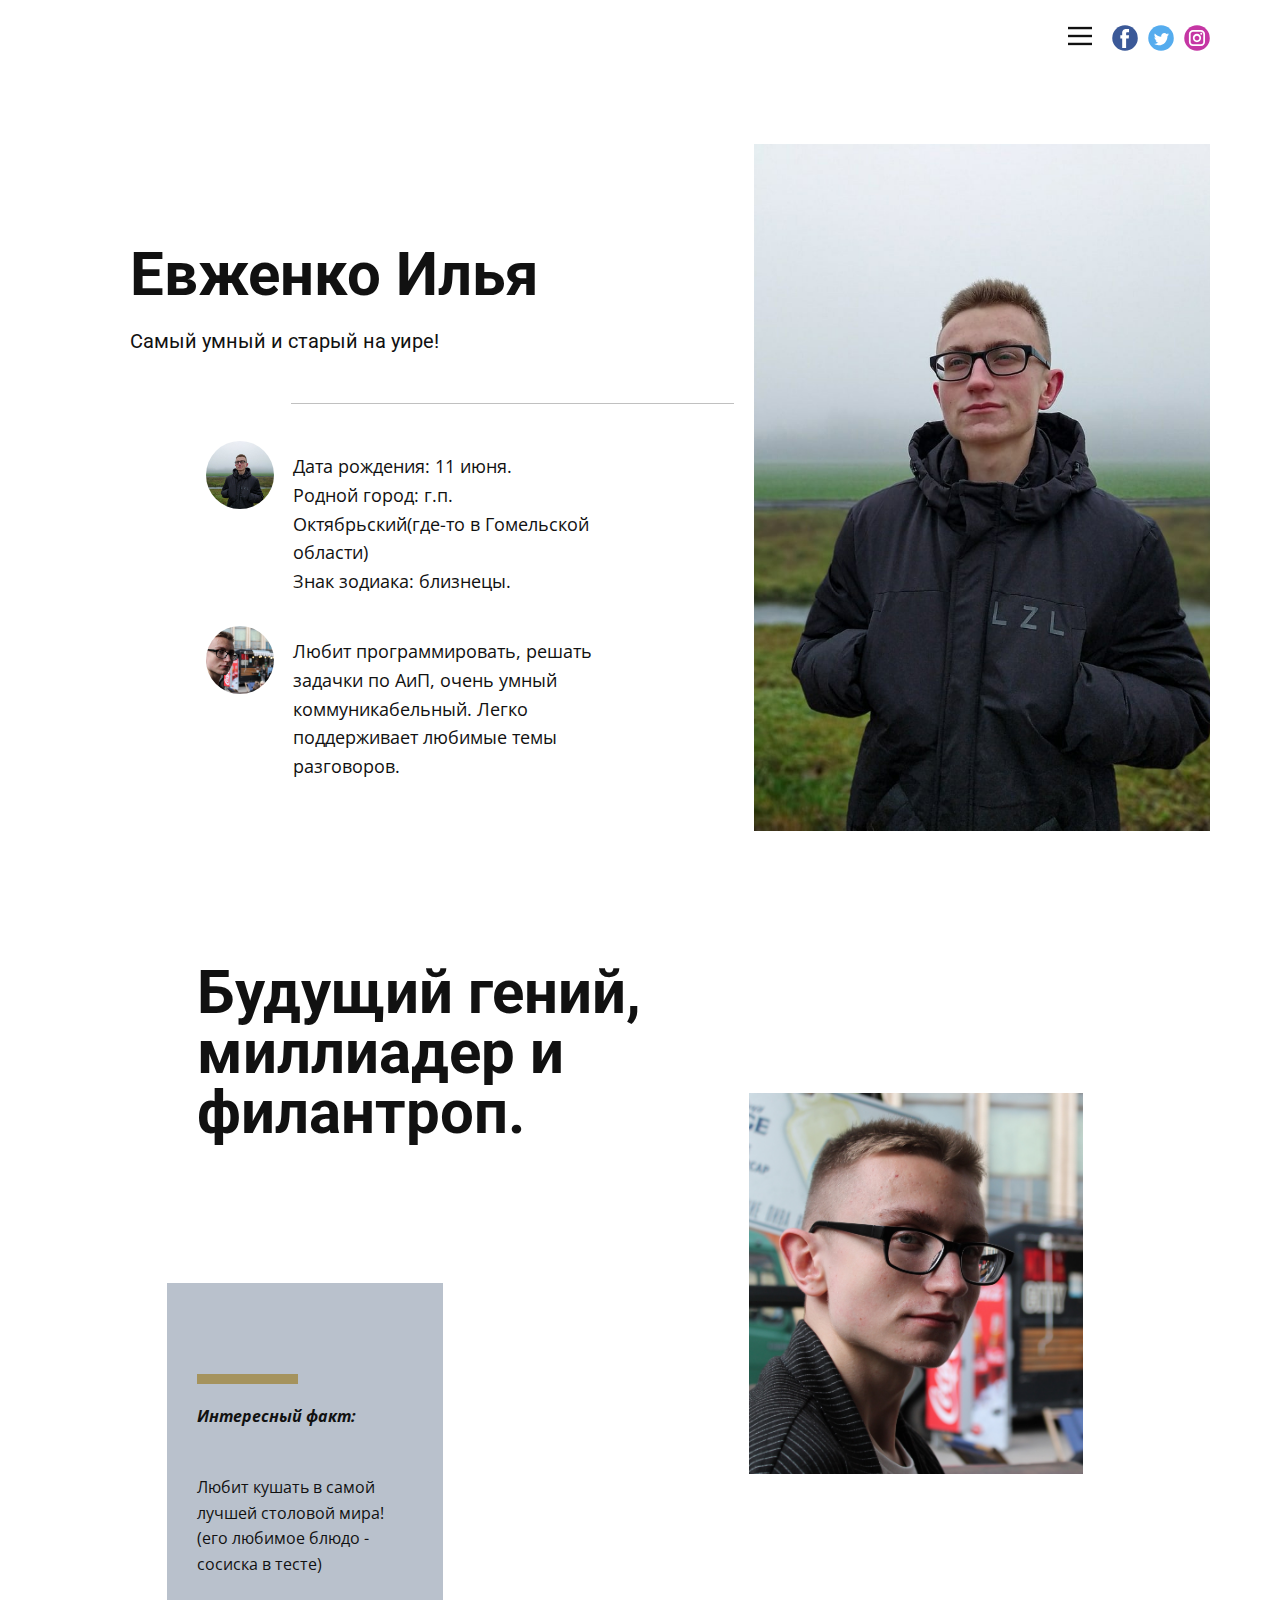
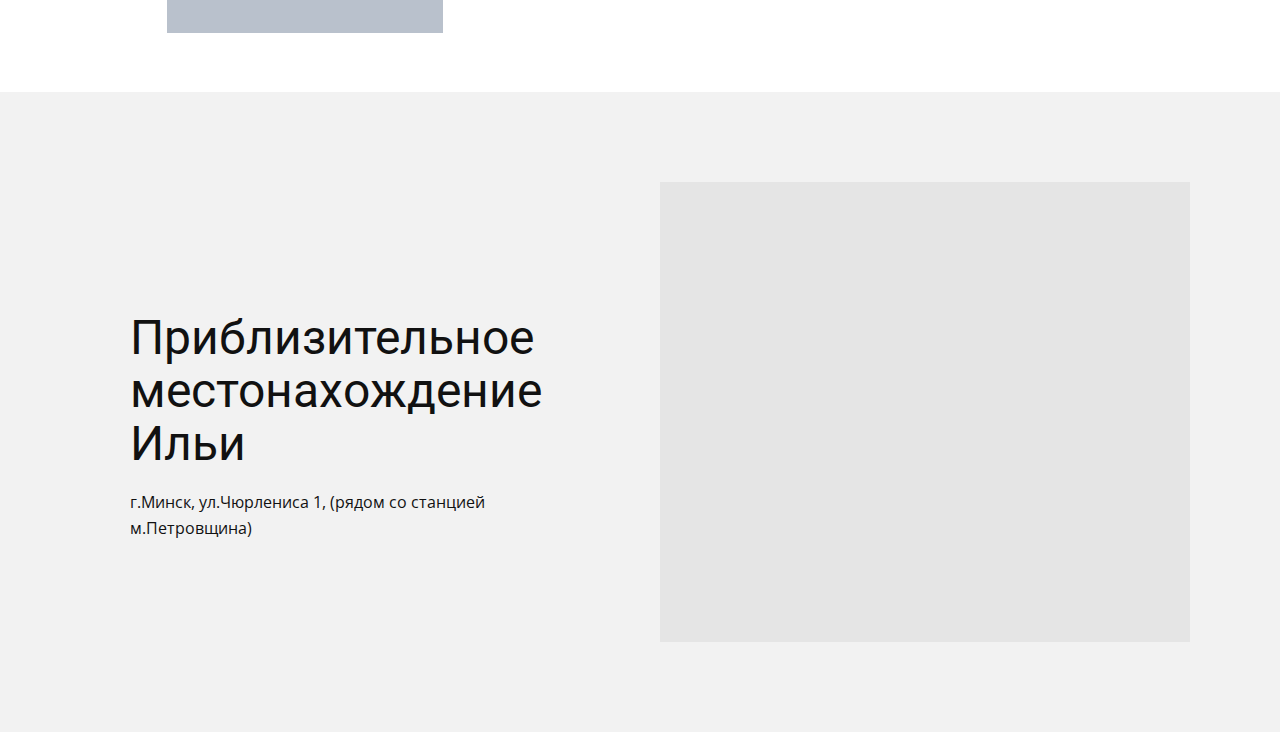
<file: index.html>
<!DOCTYPE html>
<html style="font-size: 16px;">
  <head>
    <meta name="viewport" content="width=device-width, initial-scale=1.0">
    <meta charset="utf-8">
    <meta name="keywords" content="​Interior Design and Decoration, ​Our Work, ​We design &amp; deliver beautiful hotels, luxury homes and innovative workplace interiors, ​It's time to design your living spaces, ​Design Your Dream Space">
    <meta name="description" content="">
    <meta name="page_type" content="np-template-header-footer-from-plugin">
    <title>Главная</title>
    <link rel="stylesheet" href="nicepage.css" media="screen">
<link rel="stylesheet" href="Главная.css" media="screen">
    <script class="u-script" type="text/javascript" src="jquery.js" defer=""></script>
    <script class="u-script" type="text/javascript" src="nicepage.js" defer=""></script>
    <meta name="generator" content="Nicepage 3.29.1, nicepage.com">
    <link id="u-theme-google-font" rel="stylesheet" href="https://fonts.googleapis.com/css?family=Roboto:100,100i,300,300i,400,400i,500,500i,700,700i,900,900i|Open+Sans:300,300i,400,400i,600,600i,700,700i,800,800i">
    
    
    
    
    <script type="application/ld+json">{
		"@context": "http://schema.org",
		"@type": "Organization",
		"name": "Site1",
		"sameAs": []
}</script>
    <meta name="theme-color" content="#355247">
    <meta property="og:title" content="Главная">
    <meta property="og:description" content="">
    <meta property="og:type" content="website">
  </head>
  <body data-home-page="Главная.html" data-home-page-title="Главная" class="u-body"><header class="u-align-center-sm u-align-center-xs u-clearfix u-header u-header" id="sec-9250"><div class="u-clearfix u-sheet u-sheet-1">
        <div class="u-social-icons u-spacing-10 u-social-icons-1">
          <a class="u-social-url" title="facebook" target="_blank" href=""><span class="u-icon u-social-facebook u-social-icon u-icon-1"><svg class="u-svg-link" preserveAspectRatio="xMidYMin slice" viewBox="0 0 112 112" style=""><use xmlns:xlink="http://www.w3.org/1999/xlink" xlink:href="#svg-63c0"></use></svg><svg class="u-svg-content" viewBox="0 0 112 112" x="0" y="0" id="svg-63c0"><circle fill="currentColor" cx="56.1" cy="56.1" r="55"></circle><path fill="#FFFFFF" d="M73.5,31.6h-9.1c-1.4,0-3.6,0.8-3.6,3.9v8.5h12.6L72,58.3H60.8v40.8H43.9V58.3h-8V43.9h8v-9.2
            c0-6.7,3.1-17,17-17h12.5v13.9H73.5z"></path></svg></span>
          </a>
          <a class="u-social-url" title="twitter" target="_blank" href=""><span class="u-icon u-social-icon u-social-twitter u-icon-2"><svg class="u-svg-link" preserveAspectRatio="xMidYMin slice" viewBox="0 0 112 112" style=""><use xmlns:xlink="http://www.w3.org/1999/xlink" xlink:href="#svg-188e"></use></svg><svg class="u-svg-content" viewBox="0 0 112 112" x="0" y="0" id="svg-188e"><circle fill="currentColor" class="st0" cx="56.1" cy="56.1" r="55"></circle><path fill="#FFFFFF" d="M83.8,47.3c0,0.6,0,1.2,0,1.7c0,17.7-13.5,38.2-38.2,38.2C38,87.2,31,85,25,81.2c1,0.1,2.1,0.2,3.2,0.2
            c6.3,0,12.1-2.1,16.7-5.7c-5.9-0.1-10.8-4-12.5-9.3c0.8,0.2,1.7,0.2,2.5,0.2c1.2,0,2.4-0.2,3.5-0.5c-6.1-1.2-10.8-6.7-10.8-13.1
            c0-0.1,0-0.1,0-0.2c1.8,1,3.9,1.6,6.1,1.7c-3.6-2.4-6-6.5-6-11.2c0-2.5,0.7-4.8,1.8-6.7c6.6,8.1,16.5,13.5,27.6,14
            c-0.2-1-0.3-2-0.3-3.1c0-7.4,6-13.4,13.4-13.4c3.9,0,7.3,1.6,9.8,4.2c3.1-0.6,5.9-1.7,8.5-3.3c-1,3.1-3.1,5.8-5.9,7.4
            c2.7-0.3,5.3-1,7.7-2.1C88.7,43,86.4,45.4,83.8,47.3z"></path></svg></span>
          </a>
          <a class="u-social-url" title="instagram" target="_blank" href=""><span class="u-icon u-social-icon u-social-instagram u-icon-3"><svg class="u-svg-link" preserveAspectRatio="xMidYMin slice" viewBox="0 0 112 112" style=""><use xmlns:xlink="http://www.w3.org/1999/xlink" xlink:href="#svg-9b38"></use></svg><svg class="u-svg-content" viewBox="0 0 112 112" x="0" y="0" id="svg-9b38"><circle fill="currentColor" cx="56.1" cy="56.1" r="55"></circle><path fill="#FFFFFF" d="M55.9,38.2c-9.9,0-17.9,8-17.9,17.9C38,66,46,74,55.9,74c9.9,0,17.9-8,17.9-17.9C73.8,46.2,65.8,38.2,55.9,38.2
            z M55.9,66.4c-5.7,0-10.3-4.6-10.3-10.3c-0.1-5.7,4.6-10.3,10.3-10.3c5.7,0,10.3,4.6,10.3,10.3C66.2,61.8,61.6,66.4,55.9,66.4z"></path><path fill="#FFFFFF" d="M74.3,33.5c-2.3,0-4.2,1.9-4.2,4.2s1.9,4.2,4.2,4.2s4.2-1.9,4.2-4.2S76.6,33.5,74.3,33.5z"></path><path fill="#FFFFFF" d="M73.1,21.3H38.6c-9.7,0-17.5,7.9-17.5,17.5v34.5c0,9.7,7.9,17.6,17.5,17.6h34.5c9.7,0,17.5-7.9,17.5-17.5V38.8
            C90.6,29.1,82.7,21.3,73.1,21.3z M83,73.3c0,5.5-4.5,9.9-9.9,9.9H38.6c-5.5,0-9.9-4.5-9.9-9.9V38.8c0-5.5,4.5-9.9,9.9-9.9h34.5
            c5.5,0,9.9,4.5,9.9,9.9V73.3z"></path></svg></span>
          </a>
        </div>
        <nav class="u-align-left u-menu u-menu-dropdown u-offcanvas u-menu-1" data-responsive-from="XL">
          <div class="menu-collapse" style="font-size: 1rem; font-weight: 500; letter-spacing: 0px;">
            <a class="u-button-style u-custom-active-color u-custom-border u-custom-border-color u-custom-hover-color u-custom-left-right-menu-spacing u-custom-text-active-color u-custom-text-color u-custom-text-hover-color u-custom-top-bottom-menu-spacing u-nav-link" href="#">
              <svg class="u-svg-link" preserveAspectRatio="xMidYMin slice" viewBox="0 0 302 302" style=""><use xmlns:xlink="http://www.w3.org/1999/xlink" xlink:href="#svg-8a8f"></use></svg>
              <svg xmlns="http://www.w3.org/2000/svg" xmlns:xlink="http://www.w3.org/1999/xlink" version="1.1" id="svg-8a8f" x="0px" y="0px" viewBox="0 0 302 302" style="enable-background:new 0 0 302 302;" xml:space="preserve" class="u-svg-content"><g><rect y="36" width="302" height="30"></rect><rect y="236" width="302" height="30"></rect><rect y="136" width="302" height="30"></rect>
</g><g></g><g></g><g></g><g></g><g></g><g></g><g></g><g></g><g></g><g></g><g></g><g></g><g></g><g></g><g></g></svg>
            </a>
          </div>
          <div class="u-custom-menu u-nav-container">
            <ul class="u-nav u-spacing-2 u-unstyled u-nav-1">
<li class="u-nav-item"><a class="u-active-grey-5 u-button-style u-hover-grey-10 u-nav-link u-text-active-grey-90 u-text-grey-90 u-text-hover-grey-90" href="Главная.html" style="padding: 10px 20px;">Главная</a>
</li></ul>
          </div>
          <div class="u-custom-menu u-nav-container-collapse">
            <div class="u-align-center u-black u-container-style u-inner-container-layout u-opacity u-opacity-95 u-sidenav">
              <div class="u-inner-container-layout u-sidenav-overflow">
                <div class="u-menu-close"></div>
               
<li class="u-nav-item"><a class="u-button-style u-nav-link" href="Главная.html" style="padding: 8px 20px;">Главная</a>
</li></ul>
              </div>
            </div>
            <div class="u-black u-menu-overlay u-opacity u-opacity-70"></div>
        
        </nav>
      </div></header>
    <section class="u-align-center u-clearfix u-section-1" id="carousel_16f6">
      <div class="u-clearfix u-sheet u-sheet-1">
        <div class="u-clearfix u-expanded-width u-layout-wrap u-layout-wrap-1">
          <div class="u-layout">
            <div class="u-layout-row">
              <div class="u-align-left u-container-style u-layout-cell u-right-cell u-size-36 u-white u-layout-cell-1">
                <div class="u-container-layout u-valign-bottom u-container-layout-1">
                  <h4 class="u-text u-text-default u-text-1">Евженко Илья</h4>
                  <p class="u-custom-font u-heading-font u-text u-text-2">
                    <span style="font-size: 1.25rem;">Самый умный и старый на уире!</span>
                    <br>
                    <br>
                  </p>
                  <div class="u-border-1 u-border-grey-25 u-line u-line-horizontal u-line-1"></div>
                  <div class="u-list u-list-1">
                    <div class="u-repeater u-repeater-1">
                      <div class="u-container-style u-list-item u-repeater-item">
                        <div class="u-container-layout u-similar-container u-container-layout-2">
                          <div class="u-image u-image-circle u-image-1" alt="" data-image-width="1061" data-image-height="1080"></div>
                          <p class="u-text u-text-3">Дата рождения: 11 июня.<br>Родной город: г.п. Октябрьский(где-то в Гомельской области)<br>Знак зодиака: близнецы.
                          </p>
                        </div>
                      </div>
                      <div class="u-container-style u-list-item u-repeater-item">
                        <div class="u-container-layout u-similar-container u-container-layout-3">
                          <div class="u-image u-image-circle u-image-2" alt="" data-image-width="1600" data-image-height="1067"></div>
                          <p class="u-text u-text-4">Любит программировать, решать задачки по АиП, очень умный&nbsp; коммуникабельный. Легко поддерживает любимые темы разговоров.</p>
                        </div>
                      </div>
                    </div>
                  </div>
                </div>
              </div>
              <div class="u-container-style u-image u-layout-cell u-size-24 u-image-3" data-image-width="1061" data-image-height="1080">
                <div class="u-container-layout u-container-layout-4"></div>
              </div>
            </div>
          </div>
        </div>
      </div>
    </section>
    <section class="u-align-center u-clearfix u-section-2" id="carousel_33cd">
      <div class="u-clearfix u-layout-wrap u-layout-wrap-1">
        <div class="u-layout">
          <div class="u-layout-row">
            <div class="u-size-35">
              <div class="u-layout-col">
                <div class="u-size-30">
                  <div class="u-layout-row">
                    <div class="u-container-style u-layout-cell u-size-60 u-layout-cell-1">
                      <div class="u-container-layout u-valign-top u-container-layout-1">
                        <h2 class="u-text u-text-1">Будущий гений, миллиадер и филантроп.</h2>
                      </div>
                    </div>
                  </div>
                </div>
                <div class="u-size-30">
                  <div class="u-layout-row">
                    <div class="u-container-style u-layout-cell u-palette-5-base u-size-30 u-layout-cell-2">
                      <div class="u-container-layout u-valign-bottom u-container-layout-2">
                        <div class="u-border-10 u-border-palette-2-base u-line u-line-horizontal u-line-1"></div>
                          <p class="u-text u-text-2"><i><b>Интересный факт:</b></i><br>
                          <br>
                        </p>
                        <p class="u-text u-text-2">Любит кушать в самой лучшей столовой мира!(его любимое блюдо - сосиска в тесте)<br>
                          <br>
                        </p>
                      </div>
                    </div>
                  
                  </div>
                </div>
              </div>
            </div>
            <div class="u-size-25">
              <div class="u-layout-col">
                <div class="u-container-style u-layout-cell u-size-60 u-layout-cell-4">
                  <div class="u-container-layout u-valign-middle u-container-layout-4">
                    <img src="images/5wCf3Wfbx14%202.jpg" alt="" class="u-expanded-width u-image u-image-default u-image-2" data-image-width="2560" data-image-height="1707">
                  </div>
                </div>
              </div>
            </div>
          </div>
        </div>
      </div>
    </section>
    <section class="u-clearfix u-grey-5 u-section-3" id="sec-f17c">
      <div class="u-clearfix u-sheet u-sheet-1">
        <div class="u-clearfix u-expanded-width u-layout-wrap u-layout-wrap-1">
          <div class="u-layout">
            <div class="u-layout-row">
              <div class="u-align-left u-container-style u-layout-cell u-left-cell u-size-30 u-layout-cell-1">
                <div class="u-container-layout u-container-layout-1">
                  <h2 class="u-text u-text-1">Приблизительное местонахождение Ильи</h2>
                  <p class="u-text u-text-2">г.Минск, ул.Чюрлениса 1, (рядом со станцией м.Петровщина)</p>
                </div>
              </div>
              <div class="u-container-style u-layout-cell u-right-cell u-size-30 u-layout-cell-2">
                <div class="u-container-layout u-valign-bottom u-container-layout-2">
                  <div class="u-expanded-width u-grey-10 u-map u-map-1">
                    <div class="embed-responsive">
                      <iframe src="https://www.google.com/maps/embed?pb=!1m18!1m12!1m3!1d9412.52098144466!2d27.472335031307615!3d53.85833188142986!2m3!1f0!2f0!3f0!3m2!1i1024!2i768!4f13.1!3m3!1m2!1s0x46dbd07c3bec445f%3A0xa273d02fa5bba3e!2z0YPQuy4g0KfRjtGA0LvRkdC90LjRgdCwIDEsINCc0LjQvdGB0LogMjIwMDg5!5e0!3m2!1sru!2sby!4v1636994182087!5m2!1sru!2sby" width="600" height="450" style="border:0;" allowfullscreen="" loading="lazy"></iframe>
                    </div>
                  </div>
                </div>
              </div>
            </div>
          </div>
        </div>
      </div>
    </section>
    
    
    
   
  </body>
</html>
</file>
